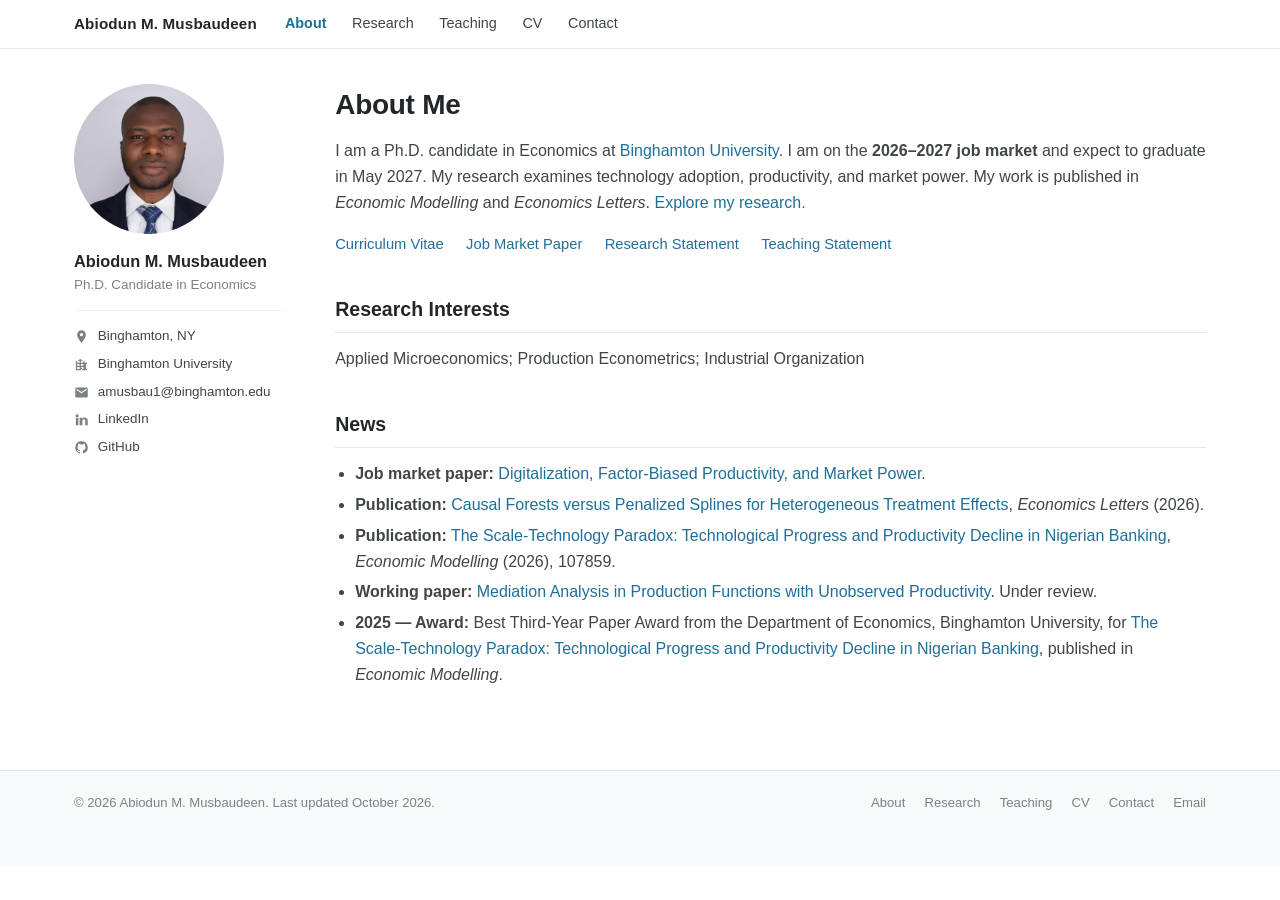
<file: index.html>
<!DOCTYPE html>
<html lang="en">
<head>
<meta charset="utf-8">
<meta name="google-site-verification" content="irU8yK-NEkdBfmCqPdLC9MjfX5N044OhJ8d6tBSArqw" />
<meta name="viewport" content="width=device-width, initial-scale=1">
<title>Abiodun M. Musbaudeen</title>
<meta name="description" content="Abiodun M. Musbaudeen, Economics Ph.D. candidate at Binghamton University. Applied Microeconomics, Production Econometrics, and Industrial Organization.">
<link rel="canonical" href="https://abiodunmusbaudeen.com/">
<link rel="icon" href="assets/img/favicon.svg" type="image/svg+xml">

<meta property="og:type" content="profile">
<meta property="og:title" content="Abiodun M. Musbaudeen">
<meta property="og:description" content="Abiodun M. Musbaudeen, Economics Ph.D. candidate at Binghamton University. Applied Microeconomics, Production Econometrics, and Industrial Organization.">
<meta property="og:url" content="https://abiodunmusbaudeen.com/">
<meta property="og:image" content="https://abiodunmusbaudeen.com/assets/img/og-card.png">
<meta property="og:image:width" content="1200">
<meta property="og:image:height" content="630">
<meta name="twitter:card" content="summary_large_image">
<meta name="twitter:title" content="Abiodun M. Musbaudeen">
<meta name="twitter:description" content="Abiodun M. Musbaudeen, Economics Ph.D. candidate at Binghamton University. Applied Microeconomics, Production Econometrics, and Industrial Organization.">
<meta name="twitter:image" content="https://abiodunmusbaudeen.com/assets/img/og-card.png">

<link rel="stylesheet" href="assets/css/style.css">

<script type="application/ld+json">
{
  "@context": "https://schema.org",
  "@type": "Person",
  "name": "Abiodun M. Musbaudeen",
  "givenName": "Abiodun",
  "familyName": "Musbaudeen",
  "jobTitle": "Ph.D. Candidate in Economics",
  "affiliation": {"@type": "CollegeOrUniversity", "name": "Binghamton University", "url": "https://www.binghamton.edu/"},
  "email": "mailto:amusbau1@binghamton.edu",
  "url": "https://abiodunmusbaudeen.com/",
  "image": "https://abiodunmusbaudeen.com/assets/img/portrait.jpg",
  "sameAs": [
    "https://www.linkedin.com/in/abiodun-musbaudeen-35640b6a/",
    "https://github.com/abiodunmusbaudeen",
    "https://doi.org/10.1016/j.econlet.2026.113205"
  ],
  "knowsAbout": ["Applied Microeconomics","Production Econometrics","Industrial Organization"]
}
</script>
</head>
<body>
<a class="skip" href="#main">Skip to content</a>

<header class="masthead">
  <div class="masthead-inner">
    <a class="site-name" href="index.html">Abiodun M. Musbaudeen</a>
    <nav aria-label="Primary">
      <ul>
        <li><a href="index.html" aria-current="page">About</a></li>
        <li><a href="research.html">Research</a></li>
        <li><a href="teaching.html">Teaching</a></li>
        <li><a href="files/cv.pdf?v=20261125-jmp-question">CV</a></li>
        <li><a href="contact.html">Contact</a></li>
      </ul>
    </nav>
  </div>
</header>

<div class="layout">

  <aside class="author">
    <img class="avatar" src="assets/img/portrait.jpg" width="300" height="300"
         alt="Abiodun M. Musbaudeen">
    <p class="name">Abiodun M. Musbaudeen</p>
    <p class="title">Ph.D. Candidate in Economics</p>
    <ul>
      <li>
        <svg viewBox="0 0 24 24" aria-hidden="true"><path d="M12 2C8.1 2 5 5.1 5 9c0 5.2 7 13 7 13s7-7.8 7-13c0-3.9-3.1-7-7-7zm0 9.5A2.5 2.5 0 1 1 12 6.5a2.5 2.5 0 0 1 0 5z"/></svg>
        <a href="https://www.google.com/maps/dir/?api=1&amp;destination=Binghamton%2C%20NY" aria-label="Binghamton, NY directions on Google Maps">Binghamton, NY</a>
      </li>
      <li>
        <svg viewBox="0 0 24 24" aria-hidden="true"><path d="M3 21V7l7-4 7 4v2h4v12h-8v-4h-2v4H3zm2-2h4v-3H5v3zm0-5h4v-3H5v3zm0-5h4V6H5v3zm6 10h4v-3h-4v3zm0-5h4v-3h-4v3zm0-5h4V6h-4v3zm8 10h2v-8h-2v8z"/></svg>
        <a href="https://www.binghamton.edu/">Binghamton University</a>
      </li>
      <li>
        <svg viewBox="0 0 24 24" aria-hidden="true"><path d="M20 4H4a2 2 0 0 0-2 2v12a2 2 0 0 0 2 2h16a2 2 0 0 0 2-2V6a2 2 0 0 0-2-2zm0 4-8 5-8-5V6l8 5 8-5v2z"/></svg>
        <a href="mailto:amusbau1@binghamton.edu">amusbau1@binghamton.edu</a>
      </li>
      <li>
        <svg viewBox="0 0 24 24" aria-hidden="true"><path d="M4.98 3.5a2.5 2.5 0 1 0 0 5 2.5 2.5 0 0 0 0-5zM3 9h4v12H3V9zm6 0h3.8v1.7h.05c.53-1 1.83-2.05 3.76-2.05C20.6 8.65 22 10.6 22 14v7h-4v-6.2c0-1.5-.03-3.4-2.07-3.4-2.08 0-2.4 1.6-2.4 3.3V21H9V9z"/></svg>
        <a href="https://www.linkedin.com/in/abiodun-musbaudeen-35640b6a/">LinkedIn</a>
      </li>
      <li>
        <svg viewBox="0 0 24 24" aria-hidden="true"><path d="M12 2a10 10 0 0 0-3.16 19.49c.5.09.68-.22.68-.48v-1.7c-2.78.6-3.37-1.34-3.37-1.34-.45-1.16-1.11-1.47-1.11-1.47-.91-.62.07-.6.07-.6 1 .07 1.53 1.03 1.53 1.03.9 1.53 2.34 1.09 2.91.83.09-.65.35-1.09.63-1.34-2.22-.25-4.56-1.11-4.56-4.94 0-1.09.39-1.98 1.03-2.68-.1-.25-.45-1.27.1-2.65 0 0 .84-.27 2.75 1.02a9.5 9.5 0 0 1 5 0c1.91-1.29 2.75-1.02 2.75-1.02.55 1.38.2 2.4.1 2.65.64.7 1.03 1.59 1.03 2.68 0 3.84-2.34 4.69-4.57 4.94.36.31.68.92.68 1.85v2.74c0 .27.18.58.69.48A10 10 0 0 0 12 2z"/></svg>
        <a href="https://github.com/abiodunmusbaudeen">GitHub</a>
      </li>
    </ul>
  </aside>

  <main class="content" id="main">

    <h1>About Me</h1>

    <p>
      I am a Ph.D. candidate in Economics at <a href="https://www.binghamton.edu/">Binghamton University</a>.
      I am on the <strong>2026&ndash;2027 job market</strong> and expect to graduate in May 2027.
      My research examines technology adoption, productivity, and market power.
      My work is published in <em>Economic Modelling</em> and <em>Economics Letters</em>.
      <a href="research.html">Explore my research.</a>
    </p>
    <p class="doc-links">
      <a href="files/cv.pdf?v=20261125-jmp-question">Curriculum Vitae</a>
      <a href="https://abiodunmusbaudeen.com/digitalization_paper/Digitalization__Factor_Bias_Productivity__and_the_Labor_Share.pdf" download="Musbaudeen-Job-Market-Paper.pdf">Job Market Paper</a>
      <a href="files/research-statement.pdf?v=20261125-mediation">Research Statement</a>
      <a href="files/teaching-statement.pdf?v=20261011">Teaching Statement</a>
    </p>

    <h2>Research Interests</h2>
    <p>Applied Microeconomics; Production Econometrics; Industrial Organization</p>

    <h2 id="news">News</h2>
    <ul class="bullets">
      <li>
        <strong>Job market paper:</strong>
        <a href="research.html#jmp">Digitalization, Factor-Biased Productivity, and Market Power</a>.
      </li>
      <li>
        <strong>Publication:</strong>
        <a href="research.html#heterogeneity">Causal Forests versus Penalized Splines for Heterogeneous Treatment Effects</a>,
        <em>Economics Letters</em> (2026).
      </li>
      <li>
        <strong>Publication:</strong>
        <a href="research.html#banking">The Scale-Technology Paradox: Technological Progress and Productivity Decline in Nigerian Banking</a>,
        <em>Economic Modelling</em> (2026), 107859.
      </li>
      <li>
        <strong>Working paper:</strong>
        <a href="research.html#mediation">Mediation Analysis in Production Functions with Unobserved Productivity</a>.
        Under review.
      </li>
      <li>
        <strong>2025 &mdash; Award:</strong> Best Third-Year Paper Award from the
        Department of Economics, Binghamton University, for
        <a href="research.html#banking">The Scale-Technology Paradox: Technological Progress and Productivity Decline in Nigerian Banking</a>,
        published in <em>Economic Modelling</em>.
      </li>
    </ul>
  </main>
</div>

<footer class="site-footer">
  <div class="inner">
    <p>&copy; 2026 Abiodun M. Musbaudeen. Last updated October 2026.</p>
    <div class="links">
      <a href="index.html">About</a>
      <a href="research.html">Research</a>
      <a href="teaching.html">Teaching</a>
      <a href="files/cv.pdf?v=20261125-jmp-question">CV</a>
      <a href="contact.html">Contact</a>
      <a href="mailto:amusbau1@binghamton.edu">Email</a>
    </div>
  </div>
</footer>
<!-- Cloudflare Web Analytics --><script defer src='https://static.cloudflareinsights.com/beacon.min.js' data-cf-beacon='{"token": "e191a6c6ba9b41e5affc2aa4573480d8"}'></script><!-- End Cloudflare Web Analytics -->
</body>
</html>
</file>
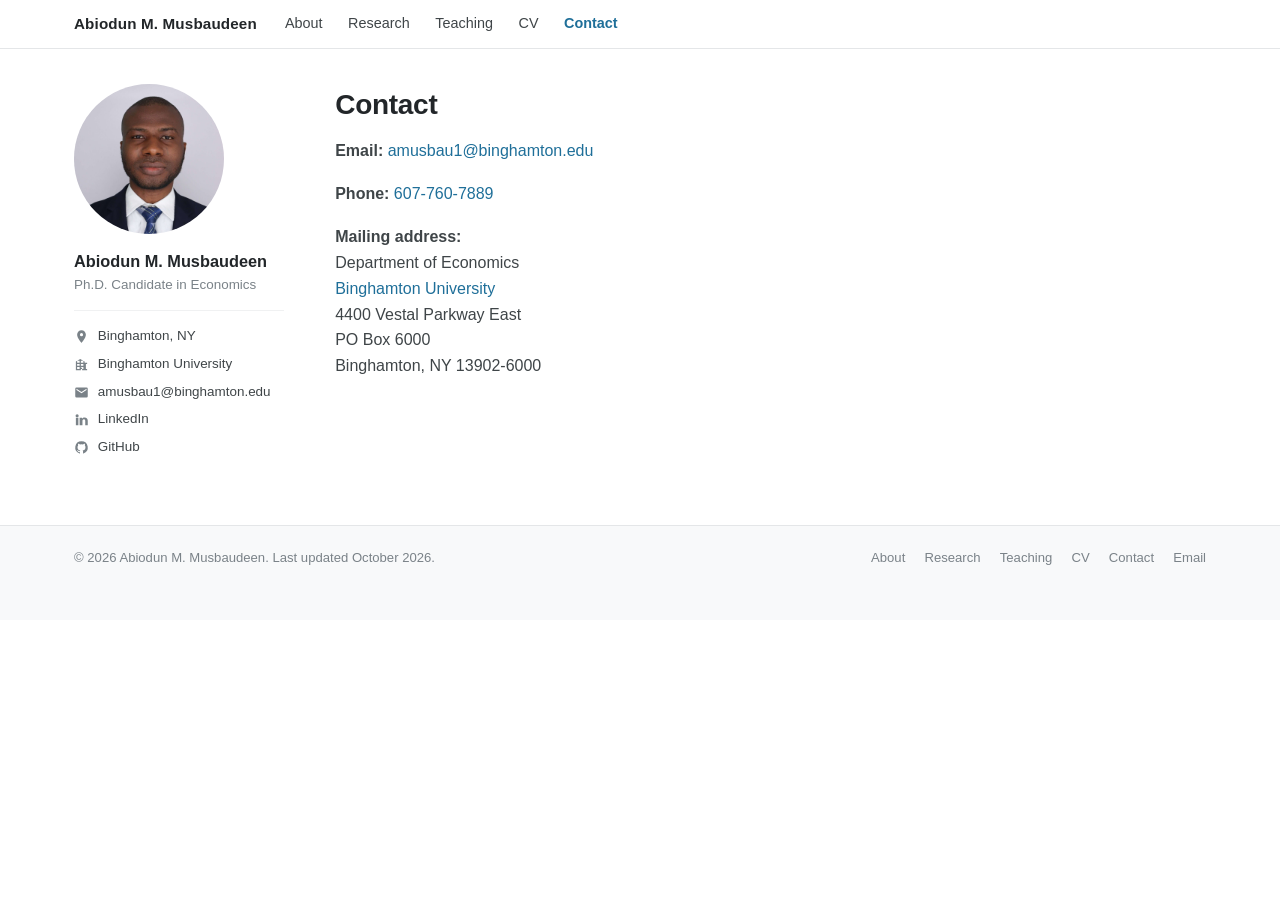
<file: contact.html>
<!DOCTYPE html>
<html lang="en">
<head>
<meta charset="utf-8">
<meta name="viewport" content="width=device-width, initial-scale=1">
<title>Contact | Abiodun M. Musbaudeen</title>
<meta name="description" content="Contact Abiodun M. Musbaudeen, Economics Ph.D. candidate at Binghamton University. Email, phone number, and department mailing address.">
<link rel="canonical" href="https://abiodunmusbaudeen.com/contact.html">
<link rel="icon" href="assets/img/favicon.svg" type="image/svg+xml">

<meta property="og:type" content="website">
<meta property="og:title" content="Contact | Abiodun M. Musbaudeen">
<meta property="og:description" content="Contact Abiodun M. Musbaudeen, Economics Ph.D. candidate at Binghamton University. Email, phone number, and department mailing address.">
<meta property="og:url" content="https://abiodunmusbaudeen.com/contact.html">
<meta property="og:image" content="https://abiodunmusbaudeen.com/assets/img/og-card.png">
<meta property="og:image:width" content="1200">
<meta property="og:image:height" content="630">
<meta name="twitter:card" content="summary_large_image">
<meta name="twitter:title" content="Contact | Abiodun M. Musbaudeen">
<meta name="twitter:description" content="Contact Abiodun M. Musbaudeen, Economics Ph.D. candidate at Binghamton University. Email, phone number, and department mailing address.">
<meta name="twitter:image" content="https://abiodunmusbaudeen.com/assets/img/og-card.png">

<link rel="stylesheet" href="assets/css/style.css">
</head>
<body>
<a class="skip" href="#main">Skip to content</a>

<header class="masthead">
  <div class="masthead-inner">
    <a class="site-name" href="index.html">Abiodun M. Musbaudeen</a>
    <nav aria-label="Primary">
      <ul>
        <li><a href="index.html">About</a></li>
        <li><a href="research.html">Research</a></li>
        <li><a href="teaching.html">Teaching</a></li>
        <li><a href="files/cv.pdf?v=20261125-jmp-question">CV</a></li>
        <li><a href="contact.html" aria-current="page">Contact</a></li>
      </ul>
    </nav>
  </div>
</header>

<div class="layout">

  <aside class="author">
    <img class="avatar" src="assets/img/portrait.jpg" width="300" height="300"
         alt="Abiodun M. Musbaudeen">
    <p class="name">Abiodun M. Musbaudeen</p>
    <p class="title">Ph.D. Candidate in Economics</p>
    <ul>
      <li>
        <svg viewBox="0 0 24 24" aria-hidden="true"><path d="M12 2C8.1 2 5 5.1 5 9c0 5.2 7 13 7 13s7-7.8 7-13c0-3.9-3.1-7-7-7zm0 9.5A2.5 2.5 0 1 1 12 6.5a2.5 2.5 0 0 1 0 5z"/></svg>
        <a href="https://www.google.com/maps/dir/?api=1&amp;destination=Binghamton%2C%20NY" aria-label="Binghamton, NY directions on Google Maps">Binghamton, NY</a>
      </li>
      <li>
        <svg viewBox="0 0 24 24" aria-hidden="true"><path d="M3 21V7l7-4 7 4v2h4v12h-8v-4h-2v4H3zm2-2h4v-3H5v3zm0-5h4v-3H5v3zm0-5h4V6H5v3zm6 10h4v-3h-4v3zm0-5h4v-3h-4v3zm0-5h4V6h-4v3zm8 10h2v-8h-2v8z"/></svg>
        <a href="https://www.binghamton.edu/">Binghamton University</a>
      </li>
      <li>
        <svg viewBox="0 0 24 24" aria-hidden="true"><path d="M20 4H4a2 2 0 0 0-2 2v12a2 2 0 0 0 2 2h16a2 2 0 0 0 2-2V6a2 2 0 0 0-2-2zm0 4-8 5-8-5V6l8 5 8-5v2z"/></svg>
        <a href="mailto:amusbau1@binghamton.edu">amusbau1@binghamton.edu</a>
      </li>
      <li>
        <svg viewBox="0 0 24 24" aria-hidden="true"><path d="M4.98 3.5a2.5 2.5 0 1 0 0 5 2.5 2.5 0 0 0 0-5zM3 9h4v12H3V9zm6 0h3.8v1.7h.05c.53-1 1.83-2.05 3.76-2.05C20.6 8.65 22 10.6 22 14v7h-4v-6.2c0-1.5-.03-3.4-2.07-3.4-2.08 0-2.4 1.6-2.4 3.3V21H9V9z"/></svg>
        <a href="https://www.linkedin.com/in/abiodun-musbaudeen-35640b6a/">LinkedIn</a>
      </li>
      <li>
        <svg viewBox="0 0 24 24" aria-hidden="true"><path d="M12 2a10 10 0 0 0-3.16 19.49c.5.09.68-.22.68-.48v-1.7c-2.78.6-3.37-1.34-3.37-1.34-.45-1.16-1.11-1.47-1.11-1.47-.91-.62.07-.6.07-.6 1 .07 1.53 1.03 1.53 1.03.9 1.53 2.34 1.09 2.91.83.09-.65.35-1.09.63-1.34-2.22-.25-4.56-1.11-4.56-4.94 0-1.09.39-1.98 1.03-2.68-.1-.25-.45-1.27.1-2.65 0 0 .84-.27 2.75 1.02a9.5 9.5 0 0 1 5 0c1.91-1.29 2.75-1.02 2.75-1.02.55 1.38.2 2.4.1 2.65.64.7 1.03 1.59 1.03 2.68 0 3.84-2.34 4.69-4.57 4.94.36.31.68.92.68 1.85v2.74c0 .27.18.58.69.48A10 10 0 0 0 12 2z"/></svg>
        <a href="https://github.com/abiodunmusbaudeen">GitHub</a>
      </li>
    </ul>
  </aside>

  <main class="content" id="main">

    <h1>Contact</h1>
      <p><strong>Email:</strong> <a href="mailto:amusbau1@binghamton.edu">amusbau1@binghamton.edu</a></p>
      <p><strong>Phone:</strong> <a href="tel:+16077607889">607-760-7889</a></p>
      <p>
        <strong>Mailing address:</strong><br>
        Department of Economics<br>
        <a href="https://www.binghamton.edu/">Binghamton University</a><br>
        4400 Vestal Parkway East<br>
        PO Box 6000<br>
        Binghamton, NY 13902-6000
      </p>
  </main>
</div>

<footer class="site-footer">
  <div class="inner">
    <p>&copy; 2026 Abiodun M. Musbaudeen. Last updated October 2026.</p>
    <div class="links">
      <a href="index.html">About</a>
      <a href="research.html">Research</a>
      <a href="teaching.html">Teaching</a>
      <a href="files/cv.pdf?v=20261125-jmp-question">CV</a>
      <a href="contact.html">Contact</a>
      <a href="mailto:amusbau1@binghamton.edu">Email</a>
    </div>
  </div>
</footer>
<!-- Cloudflare Web Analytics --><script defer src='https://static.cloudflareinsights.com/beacon.min.js' data-cf-beacon='{"token": "e191a6c6ba9b41e5affc2aa4573480d8"}'></script><!-- End Cloudflare Web Analytics -->
</body>
</html>
</file>
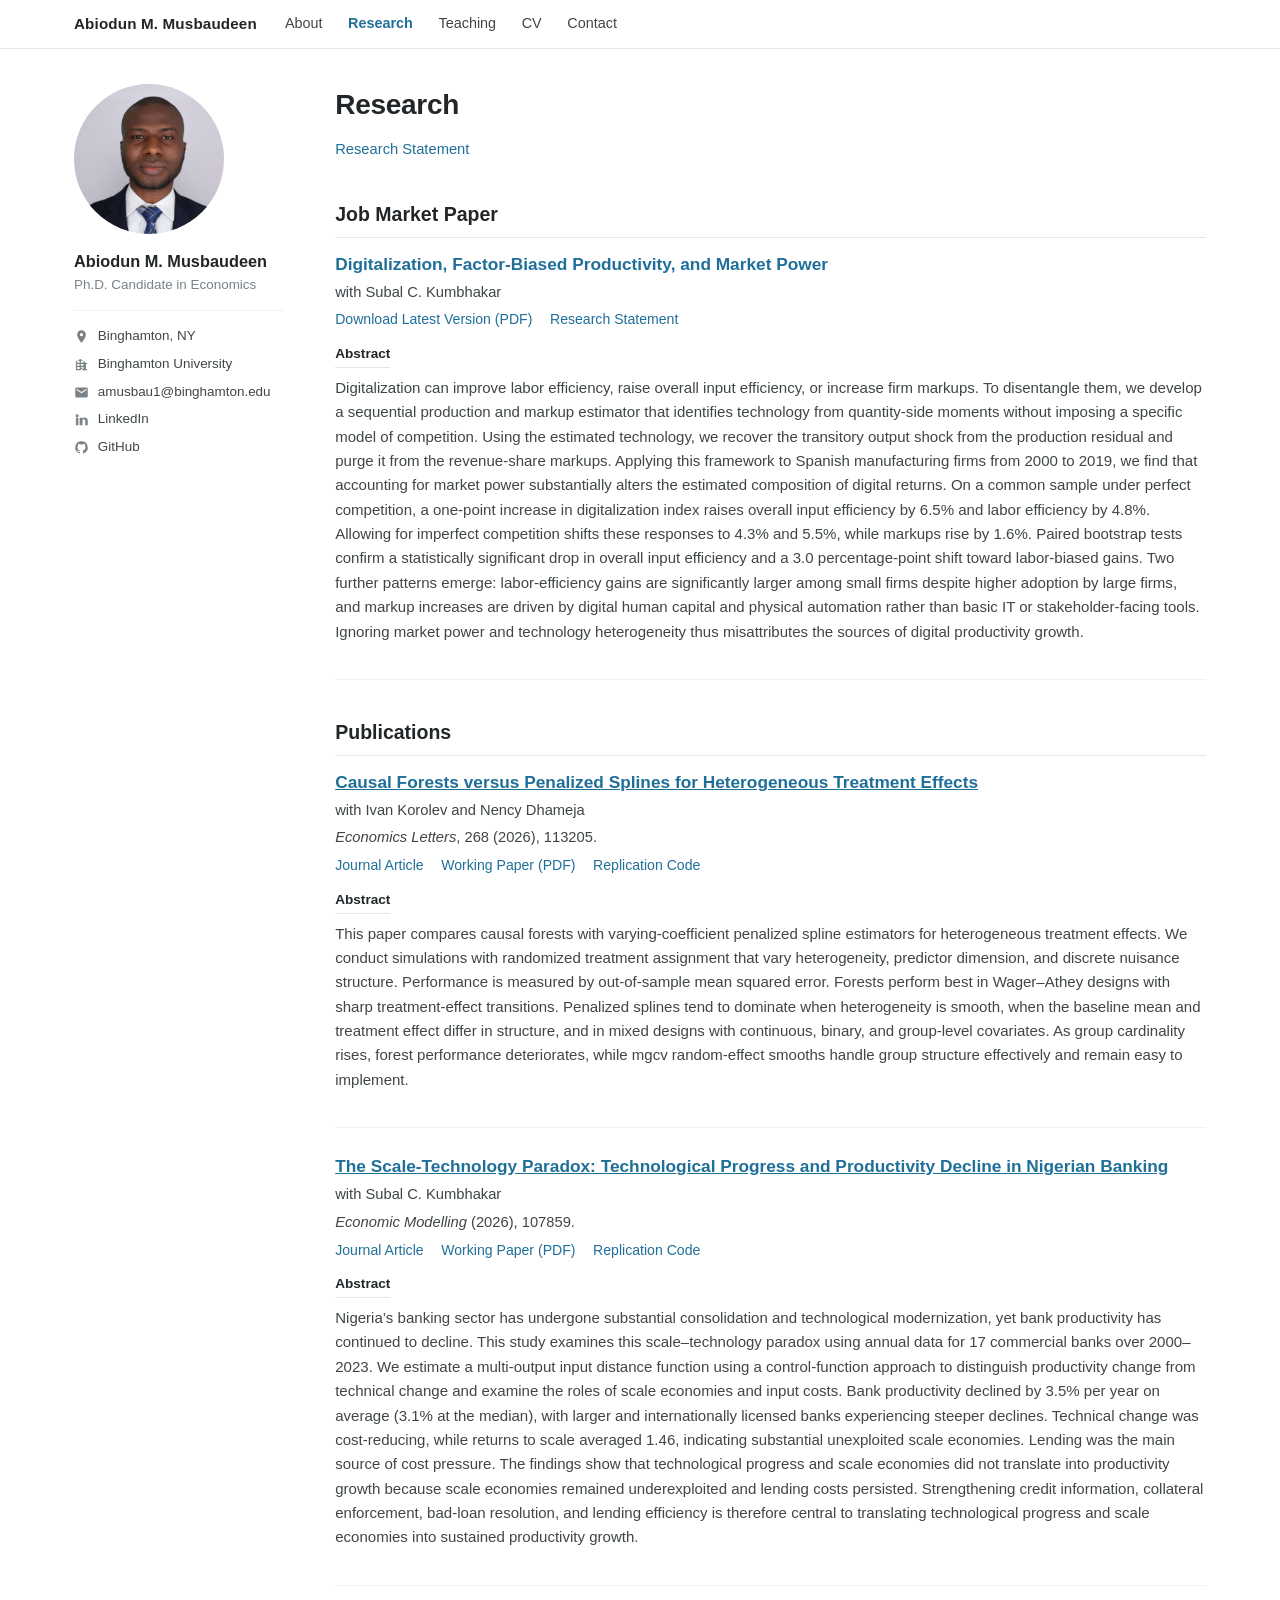
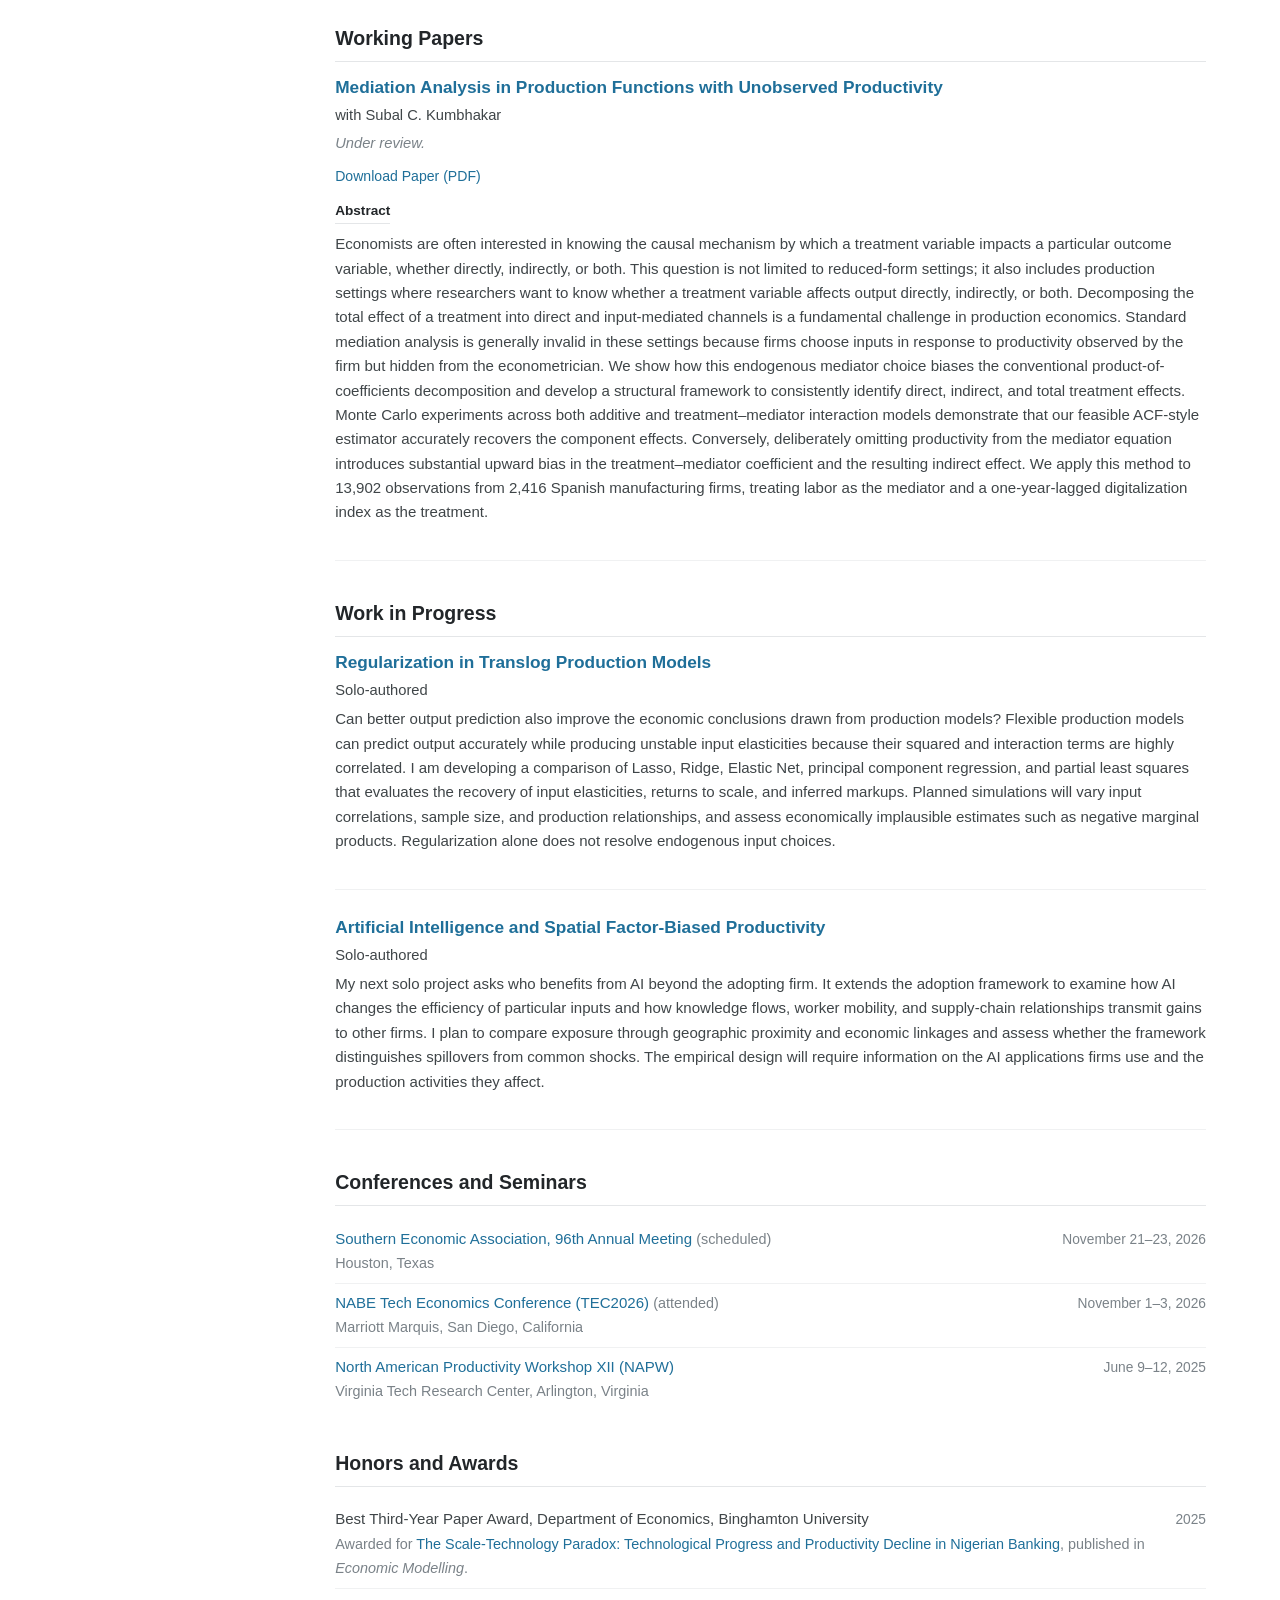
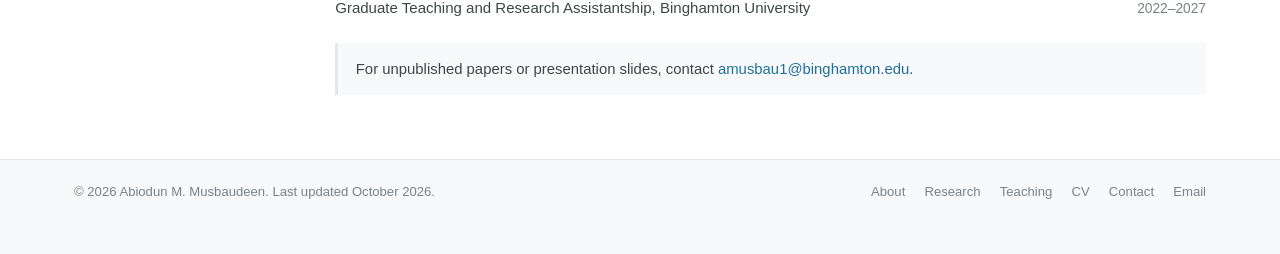
<file: research.html>
<!DOCTYPE html>
<html lang="en">
<head>
<meta charset="utf-8">
<meta name="viewport" content="width=device-width, initial-scale=1">
<title>Research | Abiodun M. Musbaudeen</title>
<meta name="description" content="Research by Abiodun M. Musbaudeen on technology adoption, firm productivity, market power, and econometric methods. Job market paper, publications, and ongoing work.">
<link rel="canonical" href="https://abiodunmusbaudeen.com/research.html">
<link rel="icon" href="assets/img/favicon.svg" type="image/svg+xml">

<meta property="og:type" content="website">
<meta property="og:title" content="Research | Abiodun M. Musbaudeen">
<meta property="og:description" content="Research by Abiodun M. Musbaudeen on technology adoption, firm productivity, market power, and econometric methods. Job market paper, publications, and ongoing work.">
<meta property="og:url" content="https://abiodunmusbaudeen.com/research.html">
<meta property="og:image" content="https://abiodunmusbaudeen.com/assets/img/og-card.png">
<meta property="og:image:width" content="1200">
<meta property="og:image:height" content="630">
<meta name="twitter:card" content="summary_large_image">
<meta name="twitter:title" content="Research | Abiodun M. Musbaudeen">
<meta name="twitter:description" content="Research by Abiodun M. Musbaudeen on technology adoption, firm productivity, market power, and econometric methods. Job market paper, publications, and ongoing work.">
<meta name="twitter:image" content="https://abiodunmusbaudeen.com/assets/img/og-card.png">

<link rel="stylesheet" href="assets/css/style.css">
</head>
<body>
<a class="skip" href="#main">Skip to content</a>

<header class="masthead">
  <div class="masthead-inner">
    <a class="site-name" href="index.html">Abiodun M. Musbaudeen</a>
    <nav aria-label="Primary">
      <ul>
        <li><a href="index.html">About</a></li>
        <li><a href="research.html" aria-current="page">Research</a></li>
        <li><a href="teaching.html">Teaching</a></li>
        <li><a href="files/cv.pdf?v=20261125-jmp-question">CV</a></li>
        <li><a href="contact.html">Contact</a></li>
      </ul>
    </nav>
  </div>
</header>

<div class="layout">

  <aside class="author">
    <img class="avatar" src="assets/img/portrait.jpg" width="300" height="300"
         alt="Abiodun M. Musbaudeen">
    <p class="name">Abiodun M. Musbaudeen</p>
    <p class="title">Ph.D. Candidate in Economics</p>
    <ul>
      <li>
        <svg viewBox="0 0 24 24" aria-hidden="true"><path d="M12 2C8.1 2 5 5.1 5 9c0 5.2 7 13 7 13s7-7.8 7-13c0-3.9-3.1-7-7-7zm0 9.5A2.5 2.5 0 1 1 12 6.5a2.5 2.5 0 0 1 0 5z"/></svg>
        <a href="https://www.google.com/maps/dir/?api=1&amp;destination=Binghamton%2C%20NY" aria-label="Binghamton, NY directions on Google Maps">Binghamton, NY</a>
      </li>
      <li>
        <svg viewBox="0 0 24 24" aria-hidden="true"><path d="M3 21V7l7-4 7 4v2h4v12h-8v-4h-2v4H3zm2-2h4v-3H5v3zm0-5h4v-3H5v3zm0-5h4V6H5v3zm6 10h4v-3h-4v3zm0-5h4v-3h-4v3zm0-5h4V6h-4v3zm8 10h2v-8h-2v8z"/></svg>
        <a href="https://www.binghamton.edu/">Binghamton University</a>
      </li>
      <li>
        <svg viewBox="0 0 24 24" aria-hidden="true"><path d="M20 4H4a2 2 0 0 0-2 2v12a2 2 0 0 0 2 2h16a2 2 0 0 0 2-2V6a2 2 0 0 0-2-2zm0 4-8 5-8-5V6l8 5 8-5v2z"/></svg>
        <a href="mailto:amusbau1@binghamton.edu">amusbau1@binghamton.edu</a>
      </li>
      <li>
        <svg viewBox="0 0 24 24" aria-hidden="true"><path d="M4.98 3.5a2.5 2.5 0 1 0 0 5 2.5 2.5 0 0 0 0-5zM3 9h4v12H3V9zm6 0h3.8v1.7h.05c.53-1 1.83-2.05 3.76-2.05C20.6 8.65 22 10.6 22 14v7h-4v-6.2c0-1.5-.03-3.4-2.07-3.4-2.08 0-2.4 1.6-2.4 3.3V21H9V9z"/></svg>
        <a href="https://www.linkedin.com/in/abiodun-musbaudeen-35640b6a/">LinkedIn</a>
      </li>
      <li>
        <svg viewBox="0 0 24 24" aria-hidden="true"><path d="M12 2a10 10 0 0 0-3.16 19.49c.5.09.68-.22.68-.48v-1.7c-2.78.6-3.37-1.34-3.37-1.34-.45-1.16-1.11-1.47-1.11-1.47-.91-.62.07-.6.07-.6 1 .07 1.53 1.03 1.53 1.03.9 1.53 2.34 1.09 2.91.83.09-.65.35-1.09.63-1.34-2.22-.25-4.56-1.11-4.56-4.94 0-1.09.39-1.98 1.03-2.68-.1-.25-.45-1.27.1-2.65 0 0 .84-.27 2.75 1.02a9.5 9.5 0 0 1 5 0c1.91-1.29 2.75-1.02 2.75-1.02.55 1.38.2 2.4.1 2.65.64.7 1.03 1.59 1.03 2.68 0 3.84-2.34 4.69-4.57 4.94.36.31.68.92.68 1.85v2.74c0 .27.18.58.69.48A10 10 0 0 0 12 2z"/></svg>
        <a href="https://github.com/abiodunmusbaudeen">GitHub</a>
      </li>
    </ul>
  </aside>

  <main class="content" id="main">

    <h1>Research</h1>
    <p class="doc-links"><a href="files/research-statement.pdf?v=20261125-mediation">Research Statement</a></p>

    <h2>Job Market Paper</h2>
    <div class="paper" id="jmp">
      <h3 class="ptitle">Digitalization, Factor-Biased Productivity, and Market Power</h3>
      <p class="coauthors">with Subal C. Kumbhakar</p>
      <p class="plinks">
        <a href="https://abiodunmusbaudeen.com/digitalization_paper/Digitalization__Factor_Bias_Productivity__and_the_Labor_Share.pdf" download="Musbaudeen-Job-Market-Paper.pdf">Download Latest Version (PDF)</a>
        <a href="files/research-statement.pdf?v=20261125-mediation">Research Statement</a>
      </p>
      <p class="abstract-label">Abstract</p>
      <p class="abstract">
        Digitalization can improve labor efficiency, raise overall input efficiency, or increase firm markups. To disentangle them, we develop a sequential production and markup estimator that identifies technology from quantity-side moments without imposing a specific model of competition. Using the estimated technology, we recover the transitory output shock from the production residual and purge it from the revenue-share markups. Applying this framework to Spanish manufacturing firms from 2000 to 2019, we find that accounting for market power substantially alters the estimated composition of digital returns. On a common sample under perfect competition, a one-point increase in digitalization index raises overall input efficiency by 6.5% and labor efficiency by 4.8%. Allowing for imperfect competition shifts these responses to 4.3% and 5.5%, while markups rise by 1.6%. Paired bootstrap tests confirm a statistically significant drop in overall input efficiency and a 3.0 percentage-point shift toward labor-biased gains. Two further patterns emerge: labor-efficiency gains are significantly larger among small firms despite higher adoption by large firms, and markup increases are driven by digital human capital and physical automation rather than basic IT or stakeholder-facing tools. Ignoring market power and technology heterogeneity thus misattributes the sources of digital productivity growth.
      </p>
    </div>

    <h2>Publications</h2>
    <div class="paper" id="heterogeneity">
      <h3 class="ptitle"><a href="https://doi.org/10.1016/j.econlet.2026.113205">Causal Forests versus Penalized Splines for Heterogeneous Treatment Effects</a></h3>
      <p class="coauthors">with Ivan Korolev and Nency Dhameja</p>
      <p class="venue"><em>Economics Letters</em>, 268 (2026), 113205.</p>
      <p class="plinks">
        <a href="https://doi.org/10.1016/j.econlet.2026.113205">Journal Article</a>
        <a href="files/causal-forests-penalized-splines-wp.pdf">Working Paper (PDF)</a>
        <a href="https://github.com/ikorolev89/ML_vs_NP_replication">Replication Code</a>
      </p>
      <p class="abstract-label">Abstract</p>
      <p class="abstract">
        This paper compares causal forests with varying-coefficient penalized spline estimators for heterogeneous treatment effects. We conduct simulations with randomized treatment assignment that vary heterogeneity, predictor dimension, and discrete nuisance structure. Performance is measured by out-of-sample mean squared error. Forests perform best in Wager–Athey designs with sharp treatment-effect transitions. Penalized splines tend to dominate when heterogeneity is smooth, when the baseline mean and treatment effect differ in structure, and in mixed designs with continuous, binary, and group-level covariates. As group cardinality rises, forest performance deteriorates, while mgcv random-effect smooths handle group structure effectively and remain easy to implement.
      </p>
    </div>

    <div class="paper" id="banking">
      <h3 class="ptitle"><a href="https://doi.org/10.1016/j.econmod.2026.107859">The Scale-Technology Paradox: Technological Progress and Productivity Decline in Nigerian Banking</a></h3>
      <p class="coauthors">with Subal C. Kumbhakar</p>
      <p class="venue"><em>Economic Modelling</em> (2026), 107859.</p>
      <p class="plinks">
        <a href="https://doi.org/10.1016/j.econmod.2026.107859">Journal Article</a>
        <a href="files/nigerian-banking-working-paper.pdf">Working Paper (PDF)</a>
        <a href="https://doi.org/10.17632/w5f32znz38.1">Replication Code</a>
      </p>
      <p class="abstract-label">Abstract</p>
      <p class="abstract">
        Nigeria’s banking sector has undergone substantial consolidation and technological modernization, yet bank productivity has continued to decline. This study examines this scale–technology paradox using annual data for 17 commercial banks over 2000–2023. We estimate a multi-output input distance function using a control-function approach to distinguish productivity change from technical change and examine the roles of scale economies and input costs. Bank productivity declined by 3.5% per year on average (3.1% at the median), with larger and internationally licensed banks experiencing steeper declines. Technical change was cost-reducing, while returns to scale averaged 1.46, indicating substantial unexploited scale economies. Lending was the main source of cost pressure. The findings show that technological progress and scale economies did not translate into productivity growth because scale economies remained underexploited and lending costs persisted. Strengthening credit information, collateral enforcement, bad-loan resolution, and lending efficiency is therefore central to translating technological progress and scale economies into sustained productivity growth.
      </p>
    </div>

    <h2>Working Papers</h2>
    <div class="paper" id="mediation">
      <h3 class="ptitle">Mediation Analysis in Production Functions with Unobserved Productivity</h3>
      <p class="coauthors">with Subal C. Kumbhakar</p>
      <p class="pstatus">Under review.</p>
      <p class="plinks"><a href="files/mediation-in-production-functions.pdf" download>Download Paper (PDF)</a></p>
      <p class="abstract-label">Abstract</p>
      <p class="abstract">
        Economists are often interested in knowing the causal mechanism by which a treatment variable
        impacts a particular outcome variable, whether directly, indirectly, or both. This question is not
        limited to reduced-form settings; it also includes production settings where researchers want to know
        whether a treatment variable affects output directly, indirectly, or both. Decomposing the total effect
        of a treatment into direct and input-mediated channels is a fundamental challenge in production economics.
        Standard mediation analysis is generally invalid in these settings because firms choose inputs
        in response to productivity observed by the firm but hidden from the econometrician. We show how
        this endogenous mediator choice biases the conventional product-of-coefficients decomposition and
        develop a structural framework to consistently identify direct, indirect, and total treatment effects.
        Monte Carlo experiments across both additive and treatment–mediator interaction models demonstrate
        that our feasible ACF-style estimator accurately recovers the component effects. Conversely,
        deliberately omitting productivity from the mediator equation introduces substantial upward bias
        in the treatment–mediator coefficient and the resulting indirect effect. We apply this method to
        13,902 observations from 2,416 Spanish manufacturing firms, treating labor as the mediator and a
        one-year-lagged digitalization index as the treatment.
      </p>
    </div>

    <h2>Work in Progress</h2>
    <div class="paper" id="regularization">
      <h3 class="ptitle">Regularization in Translog Production Models</h3>
      <p class="coauthors">Solo-authored</p>
      <p class="abstract">
        Can better output prediction also improve the economic conclusions drawn from production models?
        Flexible production models can predict output accurately while producing unstable input
        elasticities because their squared and interaction terms are highly correlated. I am developing
        a comparison of Lasso, Ridge, Elastic Net, principal component regression, and partial least
        squares that evaluates the recovery of input elasticities, returns to scale, and inferred markups.
        Planned simulations will vary input correlations, sample size, and production relationships,
        and assess economically implausible estimates such as negative marginal products.
        Regularization alone does not resolve endogenous input choices.
      </p>
    </div>
    <div class="paper" id="spatial">
      <h3 class="ptitle">Artificial Intelligence and Spatial Factor-Biased Productivity</h3>
      <p class="coauthors">Solo-authored</p>
      <p class="abstract">
        My next solo project asks who benefits from AI beyond the adopting firm. It extends the adoption
        framework to examine how AI changes the efficiency of particular inputs and how knowledge flows,
        worker mobility, and supply-chain relationships transmit gains to other firms. I plan to compare
        exposure through geographic proximity and economic linkages and assess whether the framework
        distinguishes spillovers from common shocks. The empirical design will require information on
        the AI applications firms use and the production activities they affect.
      </p>
    </div>

    <h2>Conferences and Seminars</h2>
    <ul class="entry-list">
      <li><span><a href="https://southerneconomic.org/conference/">Southern Economic Association, 96th Annual Meeting</a>
        <span class="muted small">(scheduled)</span><br><span class="muted small">Houston, Texas</span></span>
        <span class="when">November 21&ndash;23, 2026</span></li>
      <li id="nabe-tech-2026"><span><a href="https://www.nabe.com/NABE/NABE/Events/Event_Display.aspx?EventKey=TEC2026">NABE Tech Economics Conference (TEC2026)</a>
        <span class="muted small">(attended)</span><br><span class="muted small">Marriott Marquis, San Diego, California</span></span>
        <span class="when">November 1&ndash;3, 2026</span></li>
      <li><span><a href="https://iseapa.org/event/view/42">North American Productivity Workshop XII (NAPW)</a><br>
        <span class="muted small">Virginia Tech Research Center, Arlington, Virginia</span></span>
        <span class="when">June 9&ndash;12, 2025</span></li>
    </ul>
    <h2>Honors and Awards</h2>
    <ul class="entry-list">
      <li><span>Best Third-Year Paper Award, Department of Economics, Binghamton University<br />
        <span class="muted small">Awarded for <a href="#banking">The Scale-Technology Paradox: Technological Progress and Productivity Decline in Nigerian Banking</a>, published in <em>Economic Modelling</em>.</span></span>
        <span class="when">2025</span></li>
      <li><span>Graduate Teaching and Research Assistantship, Binghamton University</span><span class="when">2022&ndash;2027</span></li>
    </ul>
    <p class="note">
      For unpublished papers or presentation slides, contact
      <a href="mailto:amusbau1@binghamton.edu?subject=Paper%20request">amusbau1@binghamton.edu</a>.
    </p>
  </main>
</div>

<footer class="site-footer">
  <div class="inner">
    <p>&copy; 2026 Abiodun M. Musbaudeen. Last updated October 2026.</p>
    <div class="links">
      <a href="index.html">About</a>
      <a href="research.html">Research</a>
      <a href="teaching.html">Teaching</a>
      <a href="files/cv.pdf?v=20261125-jmp-question">CV</a>
      <a href="contact.html">Contact</a>
      <a href="mailto:amusbau1@binghamton.edu">Email</a>
    </div>
  </div>
</footer>
<!-- Cloudflare Web Analytics --><script defer src='https://static.cloudflareinsights.com/beacon.min.js' data-cf-beacon='{"token": "e191a6c6ba9b41e5affc2aa4573480d8"}'></script><!-- End Cloudflare Web Analytics -->
</body>
</html>
</file>
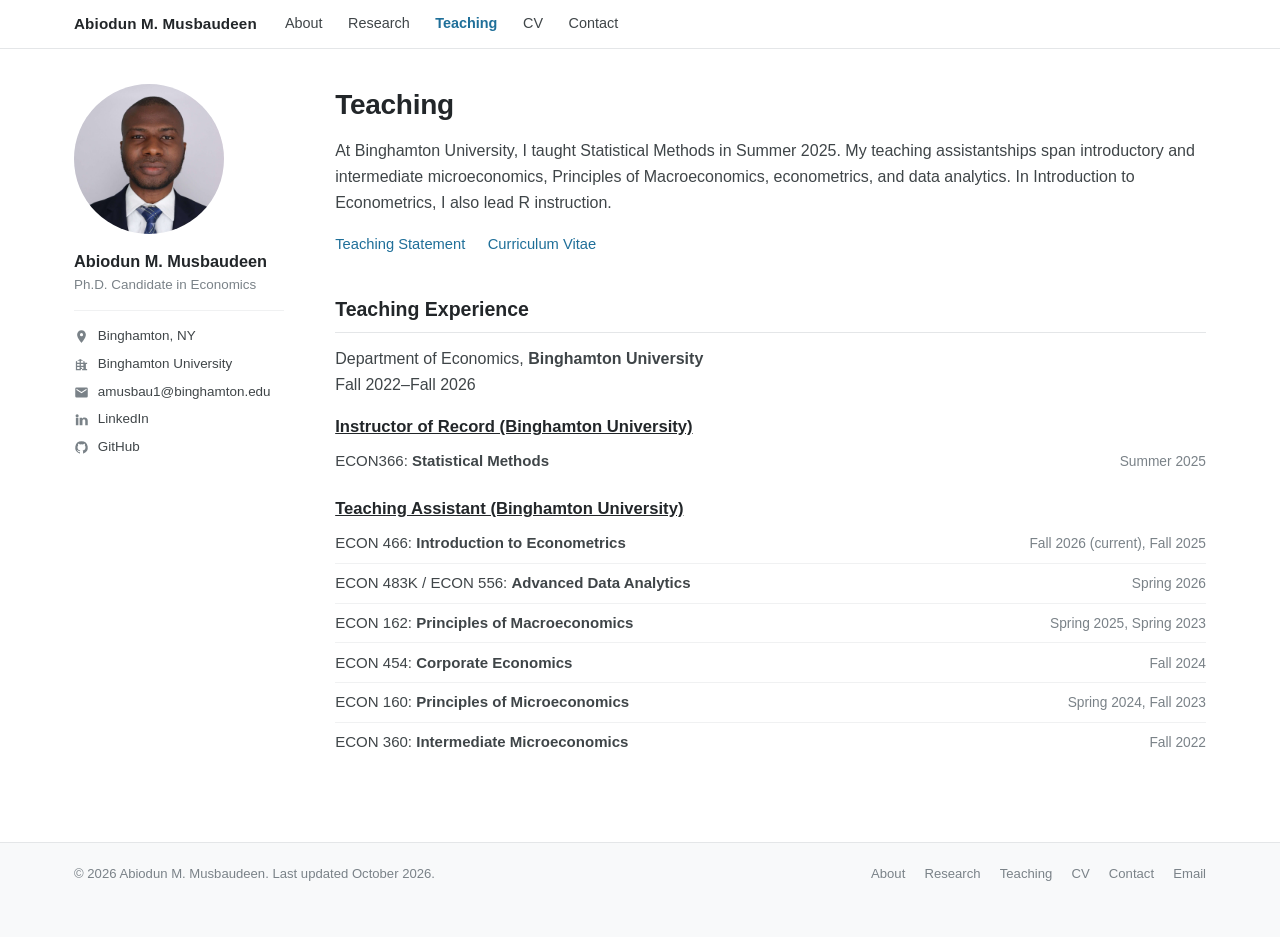
<file: teaching.html>
<!DOCTYPE html>
<html lang="en">
<head>
<meta charset="utf-8">
<meta name="viewport" content="width=device-width, initial-scale=1">
<title>Teaching | Abiodun M. Musbaudeen</title>
<meta name="description" content="Teaching at Binghamton University, Fall 2022-Fall 2026: independent instruction in statistics and TA experience in economics, econometrics, and data analytics.">
<link rel="canonical" href="https://abiodunmusbaudeen.com/teaching.html">
<link rel="icon" href="assets/img/favicon.svg" type="image/svg+xml">

<meta property="og:type" content="website">
<meta property="og:title" content="Teaching | Abiodun M. Musbaudeen">
<meta property="og:description" content="Teaching at Binghamton University, Fall 2022-Fall 2026: independent instruction in statistics and TA experience in economics, econometrics, and data analytics.">
<meta property="og:url" content="https://abiodunmusbaudeen.com/teaching.html">
<meta property="og:image" content="https://abiodunmusbaudeen.com/assets/img/og-card.png">
<meta property="og:image:width" content="1200">
<meta property="og:image:height" content="630">
<meta name="twitter:card" content="summary_large_image">
<meta name="twitter:title" content="Teaching | Abiodun M. Musbaudeen">
<meta name="twitter:description" content="Teaching at Binghamton University, Fall 2022-Fall 2026: independent instruction in statistics and TA experience in economics, econometrics, and data analytics.">
<meta name="twitter:image" content="https://abiodunmusbaudeen.com/assets/img/og-card.png">

<link rel="stylesheet" href="assets/css/style.css">
</head>
<body>
<a class="skip" href="#main">Skip to content</a>

<header class="masthead">
  <div class="masthead-inner">
    <a class="site-name" href="index.html">Abiodun M. Musbaudeen</a>
    <nav aria-label="Primary">
      <ul>
        <li><a href="index.html">About</a></li>
        <li><a href="research.html">Research</a></li>
        <li><a href="teaching.html" aria-current="page">Teaching</a></li>
        <li><a href="files/cv.pdf?v=20261125-jmp-question">CV</a></li>
        <li><a href="contact.html">Contact</a></li>
      </ul>
    </nav>
  </div>
</header>

<div class="layout">

  <aside class="author">
    <img class="avatar" src="assets/img/portrait.jpg" width="300" height="300"
         alt="Abiodun M. Musbaudeen">
    <p class="name">Abiodun M. Musbaudeen</p>
    <p class="title">Ph.D. Candidate in Economics</p>
    <ul>
      <li>
        <svg viewBox="0 0 24 24" aria-hidden="true"><path d="M12 2C8.1 2 5 5.1 5 9c0 5.2 7 13 7 13s7-7.8 7-13c0-3.9-3.1-7-7-7zm0 9.5A2.5 2.5 0 1 1 12 6.5a2.5 2.5 0 0 1 0 5z"/></svg>
        <a href="https://www.google.com/maps/dir/?api=1&amp;destination=Binghamton%2C%20NY" aria-label="Binghamton, NY directions on Google Maps">Binghamton, NY</a>
      </li>
      <li>
        <svg viewBox="0 0 24 24" aria-hidden="true"><path d="M3 21V7l7-4 7 4v2h4v12h-8v-4h-2v4H3zm2-2h4v-3H5v3zm0-5h4v-3H5v3zm0-5h4V6H5v3zm6 10h4v-3h-4v3zm0-5h4v-3h-4v3zm0-5h4V6h-4v3zm8 10h2v-8h-2v8z"/></svg>
        <a href="https://www.binghamton.edu/">Binghamton University</a>
      </li>
      <li>
        <svg viewBox="0 0 24 24" aria-hidden="true"><path d="M20 4H4a2 2 0 0 0-2 2v12a2 2 0 0 0 2 2h16a2 2 0 0 0 2-2V6a2 2 0 0 0-2-2zm0 4-8 5-8-5V6l8 5 8-5v2z"/></svg>
        <a href="mailto:amusbau1@binghamton.edu">amusbau1@binghamton.edu</a>
      </li>
      <li>
        <svg viewBox="0 0 24 24" aria-hidden="true"><path d="M4.98 3.5a2.5 2.5 0 1 0 0 5 2.5 2.5 0 0 0 0-5zM3 9h4v12H3V9zm6 0h3.8v1.7h.05c.53-1 1.83-2.05 3.76-2.05C20.6 8.65 22 10.6 22 14v7h-4v-6.2c0-1.5-.03-3.4-2.07-3.4-2.08 0-2.4 1.6-2.4 3.3V21H9V9z"/></svg>
        <a href="https://www.linkedin.com/in/abiodun-musbaudeen-35640b6a/">LinkedIn</a>
      </li>
      <li>
        <svg viewBox="0 0 24 24" aria-hidden="true"><path d="M12 2a10 10 0 0 0-3.16 19.49c.5.09.68-.22.68-.48v-1.7c-2.78.6-3.37-1.34-3.37-1.34-.45-1.16-1.11-1.47-1.11-1.47-.91-.62.07-.6.07-.6 1 .07 1.53 1.03 1.53 1.03.9 1.53 2.34 1.09 2.91.83.09-.65.35-1.09.63-1.34-2.22-.25-4.56-1.11-4.56-4.94 0-1.09.39-1.98 1.03-2.68-.1-.25-.45-1.27.1-2.65 0 0 .84-.27 2.75 1.02a9.5 9.5 0 0 1 5 0c1.91-1.29 2.75-1.02 2.75-1.02.55 1.38.2 2.4.1 2.65.64.7 1.03 1.59 1.03 2.68 0 3.84-2.34 4.69-4.57 4.94.36.31.68.92.68 1.85v2.74c0 .27.18.58.69.48A10 10 0 0 0 12 2z"/></svg>
        <a href="https://github.com/abiodunmusbaudeen">GitHub</a>
      </li>
    </ul>
  </aside>

  <main class="content" id="main">

    <h1>Teaching</h1>
    <p>
      At Binghamton University, I taught Statistical Methods in Summer 2025. My teaching assistantships
      span introductory and intermediate microeconomics, Principles of Macroeconomics, econometrics,
      and data analytics. In Introduction to Econometrics, I also lead R instruction.
    </p>
    <p class="doc-links">
      <a href="files/teaching-statement.pdf?v=20261011">Teaching Statement</a>
      <a href="files/cv.pdf?v=20261125-jmp-question">Curriculum Vitae</a>
    </p>

    <h2>Teaching Experience</h2>
    <p>Department of Economics, <strong>Binghamton University</strong><br>
      Fall 2022&ndash;Fall 2026</p>

    <h3><strong><u>Instructor of Record (Binghamton University)</u></strong></h3>
    <ul class="entry-list" aria-label="Instructor of record experience">
      <li><span>ECON366: <strong>Statistical Methods</strong></span><span class="when">Summer 2025</span></li>
    </ul>

    <h3><strong><u>Teaching Assistant (Binghamton University)</u></strong></h3>
    <ul class="entry-list" aria-label="Teaching assistant experience">
      <li><span>ECON 466: <strong>Introduction to Econometrics</strong></span><span class="when">Fall 2026 (current), Fall 2025</span></li>
      <li><span>ECON 483K / ECON 556: <strong>Advanced Data Analytics</strong></span><span class="when">Spring 2026</span></li>
      <li><span>ECON 162: <strong>Principles of Macroeconomics</strong></span><span class="when">Spring 2025, Spring 2023</span></li>
      <li><span>ECON 454: <strong>Corporate Economics</strong></span><span class="when">Fall 2024</span></li>
      <li><span>ECON 160: <strong>Principles of Microeconomics</strong></span><span class="when">Spring 2024, Fall 2023</span></li>
      <li><span>ECON 360: <strong>Intermediate Microeconomics</strong></span><span class="when">Fall 2022</span></li>
    </ul>

  </main>
</div>

<footer class="site-footer">
  <div class="inner">
    <p>&copy; 2026 Abiodun M. Musbaudeen. Last updated October 2026.</p>
    <div class="links">
      <a href="index.html">About</a>
      <a href="research.html">Research</a>
      <a href="teaching.html">Teaching</a>
      <a href="files/cv.pdf?v=20261125-jmp-question">CV</a>
      <a href="contact.html">Contact</a>
      <a href="mailto:amusbau1@binghamton.edu">Email</a>
    </div>
  </div>
</footer>
<!-- Cloudflare Web Analytics --><script defer src='https://static.cloudflareinsights.com/beacon.min.js' data-cf-beacon='{"token": "e191a6c6ba9b41e5affc2aa4573480d8"}'></script><!-- End Cloudflare Web Analytics -->
</body>
</html>
</file>
<file: assets/css/style.css>
/* ==========================================================================
   Abiodun M. Musbaudeen — academic site
   Light only. No JavaScript. No external requests.
   ========================================================================== */

:root {
  color-scheme: light only;

  --paper:     #ffffff;
  --ink:       #3f4548;
  --ink-strong:#222629;
  --ink-muted: #7a8288;
  --rule:      #e4e6e8;
  --rule-soft: #f0f1f2;
  --accent:    #1f6f99;
  --accent-dk: #14506f;
  --wash:      #f8f9fa;

  --sans: -apple-system, BlinkMacSystemFont, "Segoe UI", Roboto,
          "Helvetica Neue", Helvetica, Arial, sans-serif;
}

*, *::before, *::after { box-sizing: border-box; }

html { -webkit-text-size-adjust: 100%; scroll-behavior: smooth; }

body {
  margin: 0;
  background: var(--paper);
  color: var(--ink);
  font-family: var(--sans);
  font-size: 16px;
  line-height: 1.62;
  -webkit-font-smoothing: antialiased;
}

a { color: var(--accent); text-decoration: none; }
a:hover, a:focus-visible { color: var(--accent-dk); text-decoration: underline; }
:focus-visible { outline: 2px solid var(--accent); outline-offset: 2px; }

.skip {
  position: absolute; left: -9999px;
  background: #fff; color: var(--ink-strong);
  padding: 0.6rem 1rem; border: 1px solid var(--rule); z-index: 50;
}
.skip:focus { left: 1rem; top: 1rem; }

/* ---------- masthead --------------------------------------------------- */

.masthead {
  position: sticky; top: 0; z-index: 20;
  background: rgba(255,255,255,0.97);
  border-bottom: 1px solid var(--rule);
}
.masthead-inner {
  max-width: 1180px; margin: 0 auto;
  padding: 0 1.5rem;
  display: flex; align-items: center; flex-wrap: wrap;
  gap: 0 1.75rem;
  min-height: 48px;
}
.site-name {
  font-weight: 700; font-size: 0.95rem;
  color: var(--ink-strong); letter-spacing: 0.01em;
  padding: 0.6rem 0;
}
.site-name:hover { color: var(--accent); text-decoration: none; }

.masthead nav ul {
  list-style: none; margin: 0; padding: 0;
  display: flex; flex-wrap: wrap; gap: 0 1.6rem;
}
.masthead nav a {
  display: block; padding: 0.6rem 0;
  font-size: 0.9rem; color: var(--ink);
}
.masthead nav a:hover { color: var(--accent); text-decoration: none; }
.masthead nav a[aria-current="page"] { color: var(--accent); font-weight: 600; }

/* ---------- layout ----------------------------------------------------- */

.layout {
  max-width: 1180px; margin: 0 auto;
  padding: 2.2rem 1.5rem 4rem;
  display: grid;
  grid-template-columns: 210px minmax(0, 1fr);
  gap: 0 3.2rem;
  align-items: start;
}

/* ---------- author sidebar --------------------------------------------- */

.author {
  position: sticky; top: 72px;
  font-size: 0.84rem;
  line-height: 1.5;
}
.author img.avatar {
  width: 150px; height: 150px;
  border-radius: 50%;
  object-fit: cover;
  display: block;
  margin: 0 0 1.05rem;
}
.author .name {
  font-size: 1.02rem; font-weight: 700;
  color: var(--ink-strong);
  margin: 0 0 0.15rem;
  line-height: 1.3;
}
.author .title {
  color: var(--ink-muted);
  margin: 0 0 0.95rem;
}
.author ul {
  list-style: none; margin: 0; padding: 0;
  border-top: 1px solid var(--rule-soft);
  padding-top: 0.7rem;
}
.author li {
  display: flex; align-items: flex-start; gap: 0.55rem;
  padding: 0.24rem 0;
}
.author li svg {
  width: 15px; height: 15px; flex: 0 0 15px;
  margin-top: 0.19rem;
  fill: var(--ink-muted);
}
.author li a { color: var(--ink); }
.author li a:hover { color: var(--accent); }

/* ---------- content ---------------------------------------------------- */

.content { min-width: 0; padding-top: 0.2rem; }

h1 {
  font-size: 1.75rem; font-weight: 700;
  color: var(--ink-strong);
  letter-spacing: -0.01em;
  margin: 0 0 1rem;
  line-height: 1.25;
}
h2 {
  font-size: 1.22rem; font-weight: 700;
  color: var(--ink-strong);
  margin: 2.3rem 0 0.85rem;
  padding-bottom: 0.4rem;
  border-bottom: 1px solid var(--rule);
}
h3 {
  font-size: 1.04rem; font-weight: 600;
  color: var(--ink-strong);
  margin: 0 0 0.25rem; line-height: 1.4;
}

p { margin: 0 0 1.05rem; }
.content > p:last-child { margin-bottom: 0; }

.muted { color: var(--ink-muted); }
.small { font-size: 0.9rem; }

ul.plain { list-style: none; margin: 0 0 1.1rem; padding: 0; }
ul.bullets { margin: 0 0 1.15rem; padding-left: 1.25rem; }
ul.bullets li { margin-bottom: 0.3rem; }

/* ---------- papers ----------------------------------------------------- */

.paper {
  padding-bottom: 1.6rem;
  margin-bottom: 1.6rem;
  border-bottom: 1px solid var(--rule-soft);
}
.paper:last-child { border-bottom: 0; margin-bottom: 0; padding-bottom: 0; }

.paper .ptitle {
  font-size: 1.08rem; font-weight: 700;
  color: var(--accent);
  margin: 0 0 0.3rem; line-height: 1.4;
}
.paper .ptitle a { color: var(--accent); text-decoration: underline; }

.paper .coauthors { font-size: 0.92rem; margin: 0 0 0.25rem; }
.paper .venue { font-size: 0.92rem; margin: 0 0 0.25rem; }
.paper .venue em { font-style: italic; }
.paper .pstatus {
  font-size: 0.92rem; font-style: italic;
  color: var(--ink-muted);
  margin: 0 0 0.55rem;
}
.paper .plinks {
  font-size: 0.88rem; margin: 0 0 0.55rem;
  display: flex; flex-wrap: wrap; gap: 0.3rem 1.1rem;
}
.abstract-label {
  font-size: 0.85rem; font-weight: 700;
  color: var(--ink-strong);
  border-bottom: 1px solid var(--rule);
  display: inline-block;
  margin: 0.2rem 0 0.5rem;
  padding-bottom: 0.1rem;
}
.paper .abstract { font-size: 0.94rem; margin: 0 0 0.6rem; }

.jmp-flag {
  display: inline-block;
  font-size: 0.72rem; font-weight: 700;
  letter-spacing: 0.06em; text-transform: uppercase;
  color: #fff; background: var(--accent);
  border-radius: 2px;
  padding: 0.12rem 0.45rem;
  margin-bottom: 0.45rem;
}

/* ---------- lists and tables ------------------------------------------- */

.entry-list { list-style: none; margin: 0 0 1rem; padding: 0; }
.entry-list li {
  display: flex; justify-content: space-between; align-items: baseline;
  gap: 1.5rem; padding: 0.45rem 0;
  border-bottom: 1px solid var(--rule-soft);
  font-size: 0.94rem;
}
.entry-list li:last-child { border-bottom: 0; }
.entry-list .when { color: var(--ink-muted); font-size: 0.86rem; white-space: nowrap; }

.table-scroll { overflow-x: auto; margin-bottom: 1.2rem; }
table { width: 100%; border-collapse: collapse; font-size: 0.91rem; }
thead th {
  font-size: 0.75rem; font-weight: 700;
  letter-spacing: 0.05em; text-transform: uppercase;
  color: var(--ink-muted); text-align: left;
  padding: 0 0.85rem 0.45rem 0;
  border-bottom: 2px solid var(--rule);
  white-space: nowrap;
}
tbody td {
  padding: 0.5rem 0.85rem 0.5rem 0;
  border-bottom: 1px solid var(--rule-soft);
  vertical-align: top;
}
tbody tr:last-child td { border-bottom: 0; }
td.term { white-space: nowrap; color: var(--ink-muted); }
td.who { white-space: nowrap; }

.note {
  background: var(--wash);
  border-left: 3px solid var(--rule);
  padding: 0.85rem 1.1rem;
  font-size: 0.93rem;
  margin-bottom: 1.1rem;
}

.doc-links {
  display: flex; flex-wrap: wrap; gap: 0.4rem 1.4rem;
  font-size: 0.92rem; margin: 0 0 1.1rem;
}

/* ---------- footer ----------------------------------------------------- */

.site-footer {
  border-top: 1px solid var(--rule);
  background: var(--wash);
}
.site-footer .inner {
  max-width: 1180px; margin: 0 auto;
  padding: 1.3rem 1.5rem 2.2rem;
  display: flex; flex-wrap: wrap;
  justify-content: space-between; gap: 0.6rem 1.5rem;
  font-size: 0.82rem; color: var(--ink-muted);
}
.site-footer a { color: var(--ink-muted); }
.site-footer a:hover { color: var(--accent); }
.site-footer .links { display: flex; flex-wrap: wrap; gap: 1.2rem; }

/* ---------- responsive ------------------------------------------------- */

@media (max-width: 860px) {
  .layout {
    grid-template-columns: 1fr;
    gap: 1.8rem;
    padding-top: 1.8rem;
  }
  .author {
    position: static;
    display: grid;
    grid-template-columns: 110px minmax(0,1fr);
    gap: 0 1.2rem;
    align-items: start;
    padding-bottom: 1.4rem;
    border-bottom: 1px solid var(--rule);
  }
  .author img.avatar { width: 110px; height: 110px; margin-bottom: 0; }
  .author .name, .author .title { grid-column: 2; }
  .author ul { grid-column: 2; border-top: 0; padding-top: 0.2rem; }
  .entry-list li { flex-direction: column; gap: 0.1rem; }
  h1 { font-size: 1.5rem; }
}

@media (max-width: 480px) {
  .author { grid-template-columns: 1fr; gap: 1rem; }
  .author .name, .author .title, .author ul { grid-column: 1; }
}

/* ---------- print ------------------------------------------------------ */

@media print {
  .masthead, .site-footer, .skip, .doc-links, .paper .plinks { display: none; }
  .layout { display: block; max-width: none; padding: 0; }
  .author { position: static; margin-bottom: 1.5rem; }
  body { font-size: 10.5pt; color: #000; }
  a { color: #000; text-decoration: none; }
  .paper { break-inside: avoid; }
}
</file>
